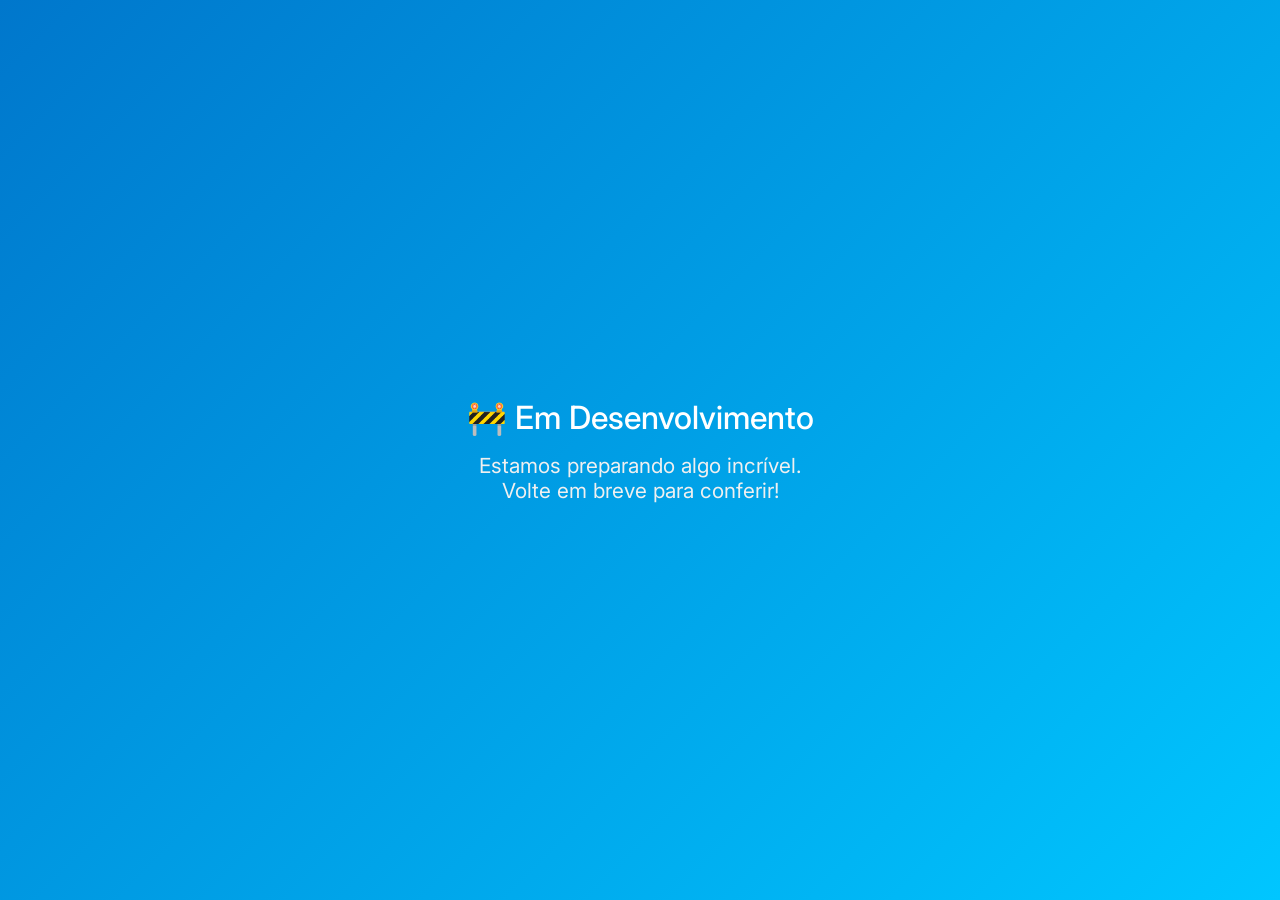
<file: blog/index.html>
<!DOCTYPE html>
<html lang="pt-br">
<head>
  <meta charset="UTF-8" />
  <meta name="viewport" content="width=device-width, initial-scale=1.0" />
  <title>Em Desenvolvimento</title>
  <link rel="icon" type="image/png" href="ebooks/src/person.png">
  <link href="https://fonts.googleapis.com/css2?family=Inter:wght@500&display=swap" rel="stylesheet">
  <style>
    * {
      margin: 0;
      padding: 0;
      box-sizing: border-box;
    }

    body {
      font-family: 'Inter', sans-serif;
      height: 100vh;
      background: linear-gradient(135deg, #0077cc, #00c6ff);
      color: #fff;
      display: flex;
      align-items: center;
      justify-content: center;
      text-align: center;
      overflow: hidden;
    }

    .container {
      animation: fadeIn 1.2s ease-out;
      max-width: 600px;
      padding: 2rem;
    }

    h1 {
      font-size: 2rem;
      margin-bottom: 1rem;
      font-weight: 500;
      animation: pulse 2s infinite;
    }

    p {
      font-size: 1.3rem;
      color: #f0f0f0;
      opacity: 0.9;
    }

    @keyframes fadeIn {
      from { opacity: 0; transform: translateY(20px); }
      to { opacity: 1; transform: translateY(0); }
    }

    @keyframes pulse {
      0% { transform: scale(1); }
      50% { transform: scale(1.05); }
      100% { transform: scale(1); }
    }

    @media (max-width: 600px) {
      h1 { font-size: 2.2rem; }
      p { font-size: 1.1rem; }
    }
  </style>
</head>
<body>
  <div class="container">
    <h1 id="title">🚧 Em Desenvolvimento</h1>
    <p id="subtitle">Estamos preparando algo incrível.<br>Volte em breve para conferir!</p>
  </div>

  <script>
    // Animação de entrada suave
    window.addEventListener('load', () => {
      document.getElementById('title').style.opacity = 1;
      document.getElementById('subtitle').style.opacity = 1;
    });
  </script>
</body>
</html>
</file>
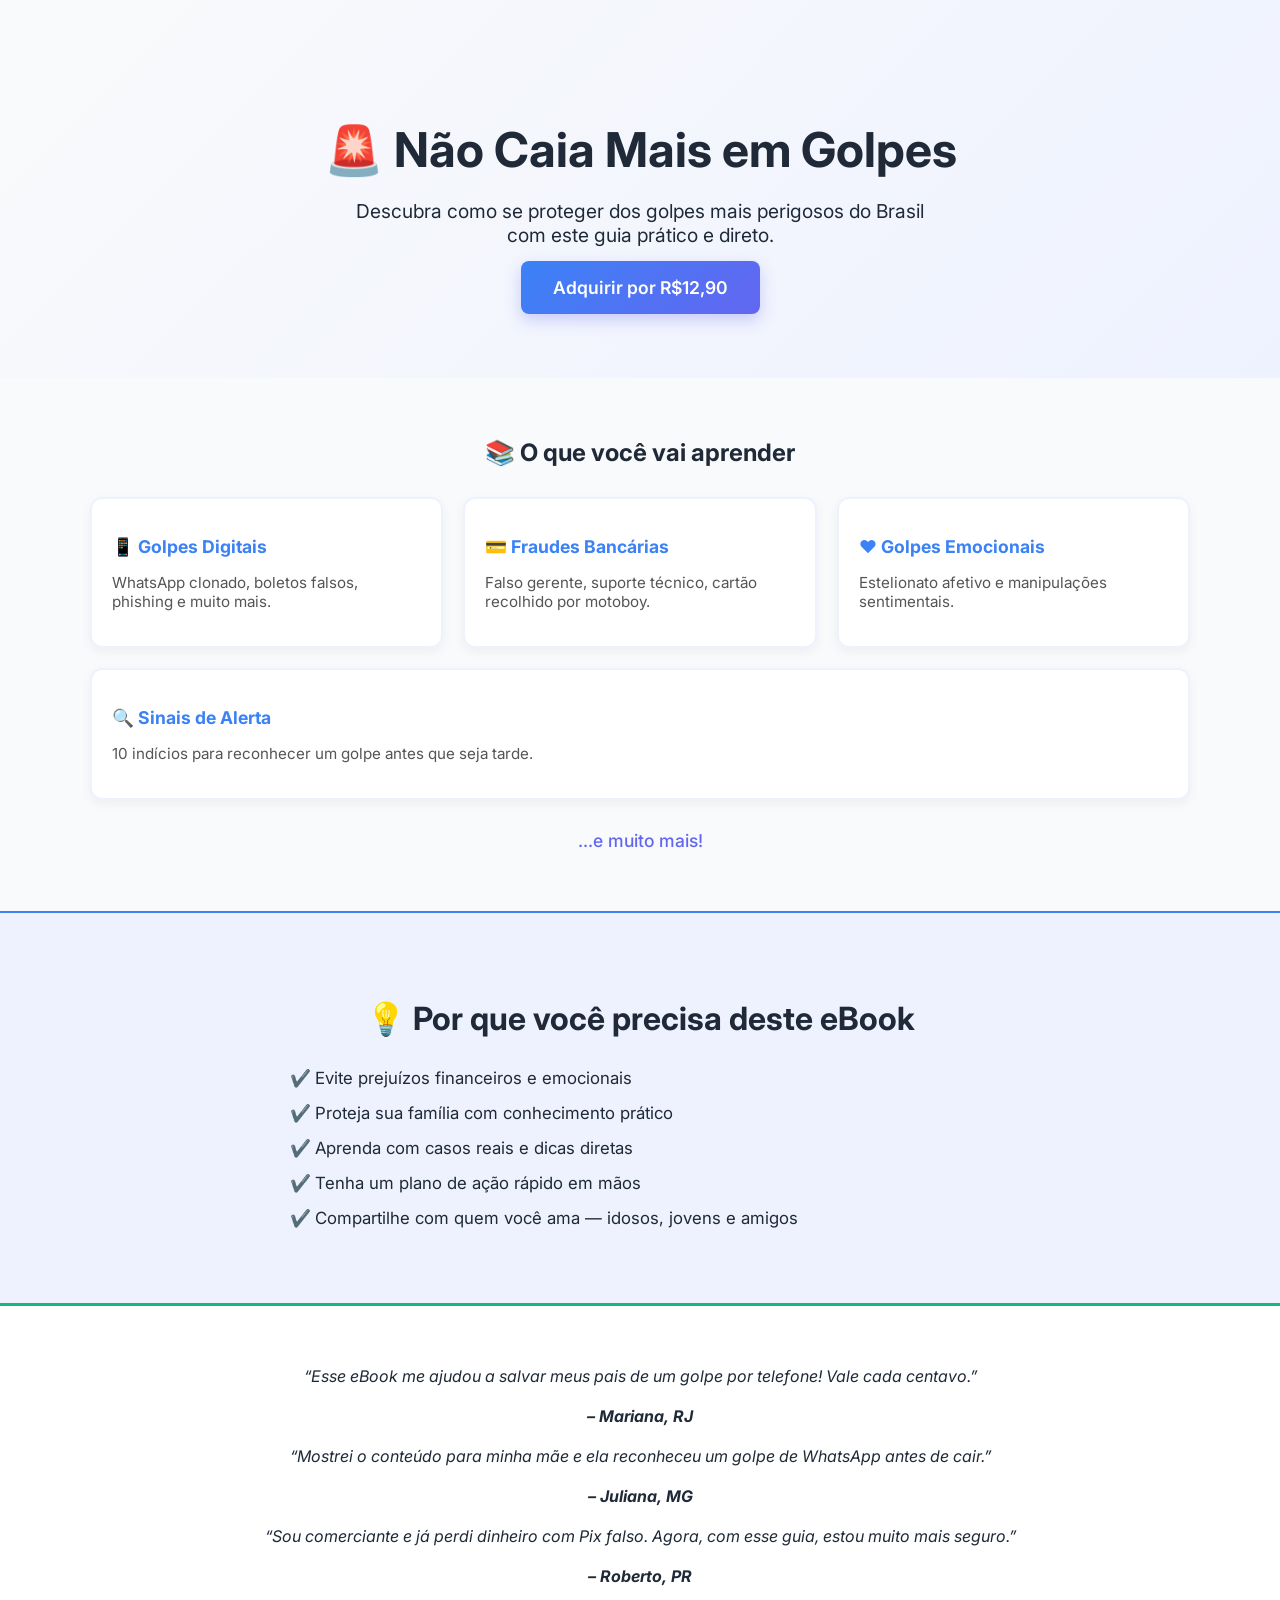
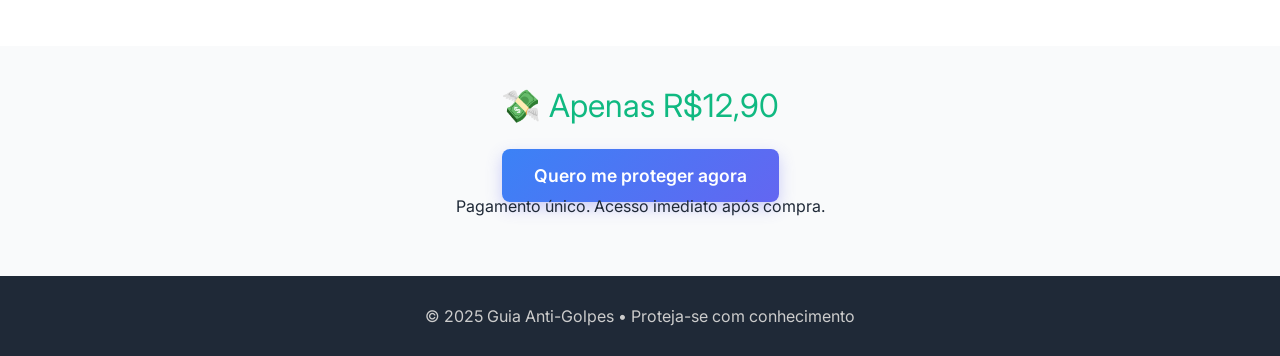
<file: ebooks(Integrar)/redeantigolpe/index.html>
<!DOCTYPE html>
<html lang="pt-br">
<head>
  <meta charset="UTF-8" />
  <meta name="viewport" content="width=device-width, initial-scale=1.0"/>
  <title>Guia Anti-Golpes • Proteja-se com Conhecimento</title>
  <link rel="icon" type="image/png" href="ebooks/redeantigolpe/src/person.png">
  <link href="https://fonts.googleapis.com/css2?family=Inter:wght@400;600;700&display=swap" rel="stylesheet">
  <style>
    :root {
      --primary: #3b82f6;
      --secondary: #6366f1;
      --accent: #10b981;
      --text: #1f2937;
      --bg-light: #f9fafb;
      --bg-dark: #eef2ff;
    }

    body {
      margin: 0;
      font-family: 'Inter', sans-serif;
      background: var(--bg-light);
      color: var(--text);
    }

    .hero {
      background: linear-gradient(135deg, var(--bg-light), var(--bg-dark));
      padding: 80px 20px;
      text-align: center;
    }

    .hero h1 {
      font-size: 3em;
      font-weight: 700;
      margin-bottom: 20px;
    }

    .hero p {
      font-size: 1.2em;
      max-width: 600px;
      margin: 0 auto 30px;
    }

    .btn-buy {
      background: linear-gradient(135deg, var(--primary), var(--secondary));
      color: #fff;
      padding: 16px 32px;
      font-size: 1.1em;
      font-weight: 600;
      border: none;
      border-radius: 8px;
      cursor: pointer;
      text-decoration: none;
      box-shadow: 0 6px 16px rgba(99, 102, 241, 0.3);
      transition: transform 0.3s ease, box-shadow 0.3s ease;
    }

    .btn-buy:hover {
      transform: scale(1.05);
      box-shadow: 0 8px 20px rgba(99, 102, 241, 0.4);
    }

    .section {
      max-width: 1100px;
      margin: 60px auto;
      padding: 0 20px;
    }

    .features {
      display: flex;
      justify-content: space-between;
      gap: 20px;
      flex-wrap: wrap;
    }

    .feature {
      flex: 1 1 calc(25% - 20px);
      background: #fff;
      border: 2px solid var(--bg-dark);
      border-radius: 12px;
      padding: 20px;
      box-shadow: 0 4px 12px rgba(0,0,0,0.05);
      transition: transform 0.3s ease;
    }

    .feature:hover {
      transform: translateY(-5px);
    }

    .feature h3 {
      font-size: 1.1em;
      margin-bottom: 10px;
      color: var(--primary);
    }

    .feature p {
      font-size: 0.95em;
      color: #555;
    }

    .more {
      text-align: center;
      font-size: 1.1em;
      margin-top: 30px;
      font-weight: 500;
      color: var(--secondary);
    }

    .benefits {
      background: var(--bg-dark);
      padding: 60px 20px;
      border-top: 2px solid var(--primary);
    }

    .benefits h2 {
      text-align: center;
      margin-bottom: 30px;
      font-size: 2em;
    }

    .benefits ul {
      list-style: none;
      padding: 0;
      max-width: 700px;
      margin: 0 auto;
    }

    .benefits li {
      margin-bottom: 15px;
      font-size: 1.05em;
      padding-left: 25px;
      position: relative;
    }

    .benefits li::before {
      content: "✔️";
      position: absolute;
      left: 0;
      top: 0;
    }

    .testimonial {
      background: #fff;
      padding: 60px 20px;
      border-top: 3px solid var(--accent);
      font-style: italic;
      text-align: center;
    }

    .price {
      text-align: center;
      font-size: 2em;
      margin: 40px 0;
      color: var(--accent);
    }

    .cta {
      text-align: center;
      margin-bottom: 60px;
    }

    .footer {
      background: var(--text);
      color: #ccc;
      text-align: center;
      padding: 30px 20px;
    }

    @media screen and (max-width: 768px) {
      .feature {
        flex: 1 1 100%;
      }
      .hero h1 { font-size: 2.2em; }
      .hero p { font-size: 1em; }
    }
  </style>
</head>
<body>

  <section class="hero">
    <h1>🚨 Não Caia Mais em Golpes</h1>
    <p>Descubra como se proteger dos golpes mais perigosos do Brasil com este guia prático e direto.</p>
    <a href="payment.html" class="btn-buy">Adquirir por R$12,90</a>
  </section>

  <section class="section">
    <h2 style="text-align:center; margin-bottom:30px;">📚 O que você vai aprender</h2>
    <div class="features">
      <div class="feature">
        <h3>📱 Golpes Digitais</h3>
        <p>WhatsApp clonado, boletos falsos, phishing e muito mais.</p>
      </div>
      <div class="feature">
        <h3>💳 Fraudes Bancárias</h3>
        <p>Falso gerente, suporte técnico, cartão recolhido por motoboy.</p>
      </div>
      <div class="feature">
        <h3>❤️ Golpes Emocionais</h3>
        <p>Estelionato afetivo e manipulações sentimentais.</p>
      </div>
      <div class="feature">
        <h3>🔍 Sinais de Alerta</h3>
        <p>10 indícios para reconhecer um golpe antes que seja tarde.</p>
      </div>
    </div>
    <div class="more">...e muito mais!</div>
  </section>

  <section class="benefits">
    <h2>💡 Por que você precisa deste eBook</h2>
    <ul>
      <li>Evite prejuízos financeiros e emocionais</li>
      <li>Proteja sua família com conhecimento prático</li>
      <li>Aprenda com casos reais e dicas diretas</li>
      <li>Tenha um plano de ação rápido em mãos</li>
      <li>Compartilhe com quem você ama — idosos, jovens e amigos</li>
    </ul>
  </section>

  <section class="testimonial">
    “Esse eBook me ajudou a salvar meus pais de um golpe por telefone! Vale cada centavo.”
    <br><br><strong>– Mariana, RJ</strong><br><br>
    “Mostrei o conteúdo para minha mãe e ela reconheceu um golpe de WhatsApp antes de cair.”
    <br><br><strong>– Juliana, MG</strong><br><br>
    “Sou comerciante e já perdi dinheiro com Pix falso. Agora, com esse guia, estou muito mais seguro.”
    <br><br><strong>– Roberto, PR</strong>
  </section>

  <div class="price">💸 Apenas R$12,90</div>

  <div class="cta">
    <a href="payment.html" class="btn-buy">Quero me proteger agora</a>
    <p style="margin-top:10px;">Pagamento único. Acesso imediato após compra.</p>
  </div>

  <footer class="footer">
    &copy; 2025 Guia Anti-Golpes • Proteja-se com conhecimento
  </footer>

</body>
</html>
</file>
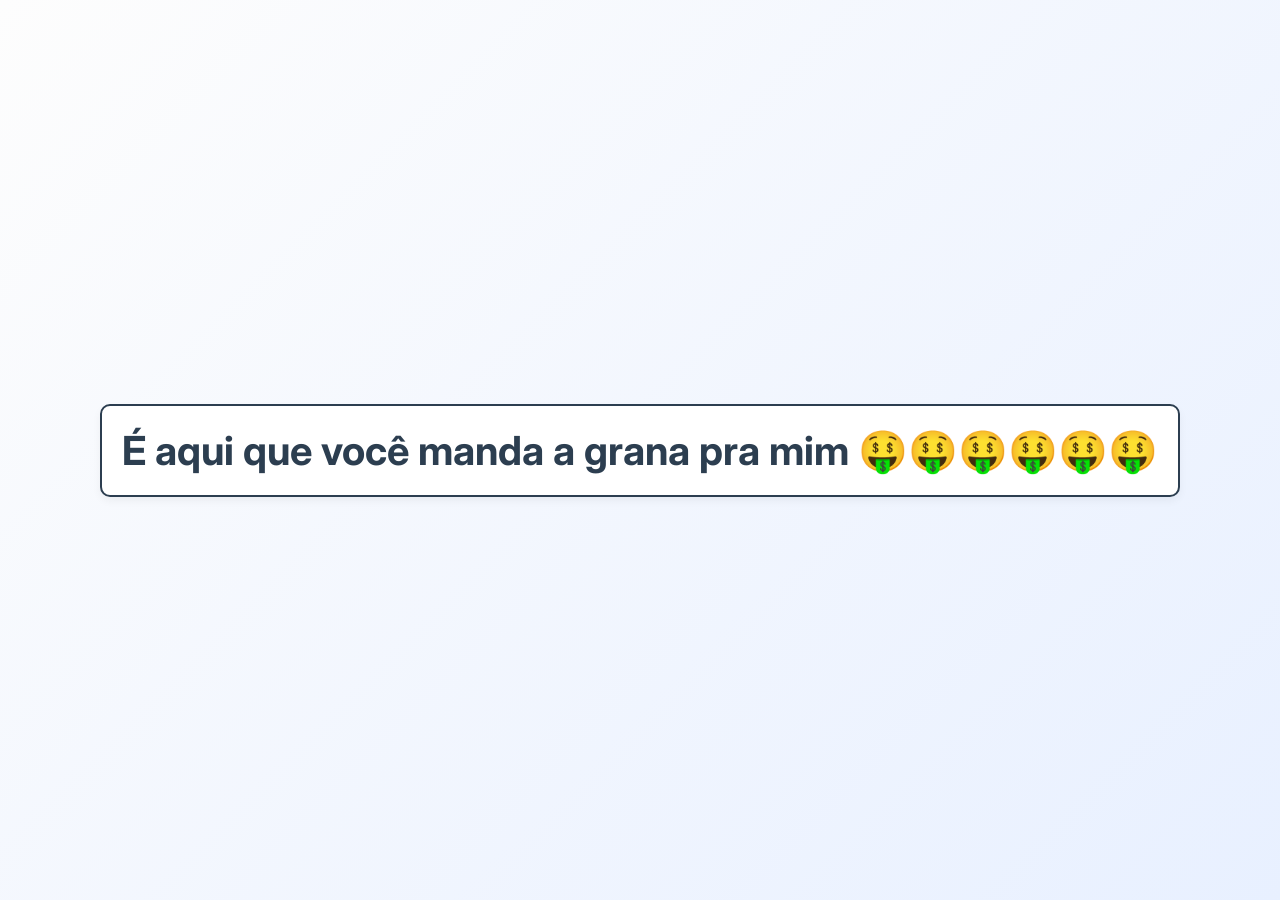
<file: ebooks(Integrar)/redeantigolpe/payment/index.html>
<!DOCTYPE html>
<html lang="pt-br">
<head>
  <meta charset="UTF-8" />
  <meta name="viewport" content="width=device-width, initial-scale=1.0"/>
  <title>Pague Aqui</title>
  <link href="https://fonts.googleapis.com/css2?family=Inter:wght@500&display=swap" rel="stylesheet">
  <style>
    body {
      margin: 0;
      padding: 0;
      font-family: 'Inter', sans-serif;
      background: linear-gradient(135deg, #fdfdfd, #e8f0ff);
      display: flex;
      align-items: center;
      justify-content: center;
      height: 100vh;
      color: #2c3e50;
    }
    h1 {
      font-size: 2.5em;
      text-align: center;
      padding: 20px;
      border: 2px solid #2c3e50;
      border-radius: 10px;
      background-color: #ffffff;
      box-shadow: 0 4px 8px rgba(0,0,0,0.05);
    }
  </style>
</head>
<body>
  <h1>É aqui que você manda a grana pra mim 🤑🤑🤑🤑🤑🤑</h1>
</body>
</html>
</file>
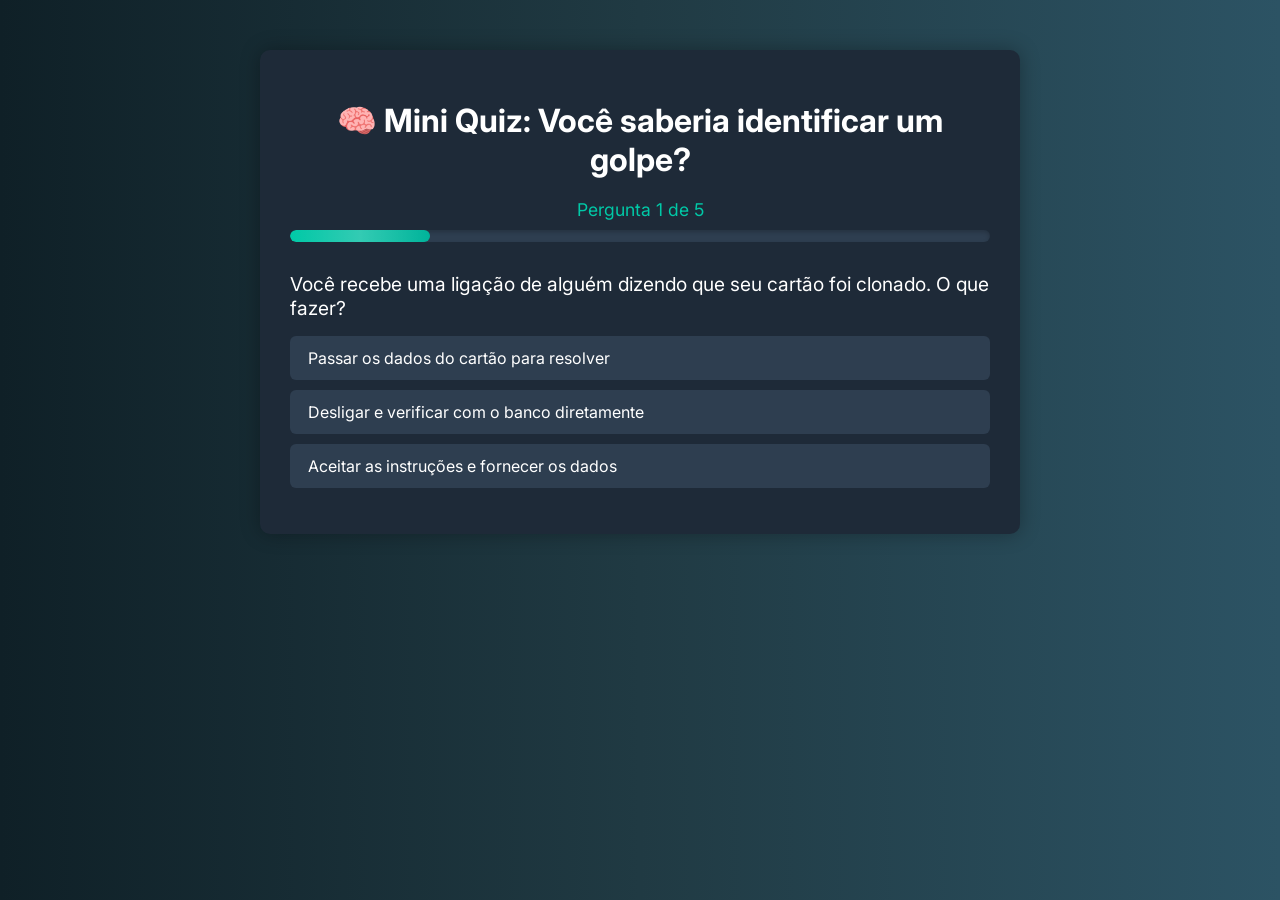
<file: ebooks(Integrar)/redeantigolpe/quiz/index.html>
<!DOCTYPE html>
<html lang="pt-br">
<head>
  <meta charset="UTF-8" />
  <meta name="viewport" content="width=device-width, initial-scale=1.0"/>
  <title>Mini Quiz: Você saberia identificar um golpe?</title>
  <link rel="icon" type="image/png" href="ebooks/redeantigolpe/src/person.png">
  <link href="https://fonts.googleapis.com/css2?family=Inter:wght@400;600&display=swap" rel="stylesheet">
  <style>
    body {
      font-family: 'Inter', sans-serif;
      background: linear-gradient(to right, #0f2027, #203a43, #2c5364);
      color: #fff;
      margin: 0;
      padding: 0;
    }
    .container {
      max-width: 700px;
      margin: 50px auto;
      background: #1e2a38;
      padding: 30px;
      border-radius: 10px;
      box-shadow: 0 0 20px rgba(0,0,0,0.3);
    }
    h1 {
      text-align: center;
      margin-bottom: 20px;
    }
    .question {
      font-size: 1.2em;
      margin-bottom: 15px;
    }
    .options {
      list-style: none;
      padding: 0;
    }
    .options li {
      background: #2e3e50;
      margin: 10px 0;
      padding: 12px 18px;
      border-radius: 6px;
      cursor: pointer;
      transition: background 0.3s;
    }
    .options li:hover {
      background: #3e5670;
    }
    .btn {
      background: #00c9a7;
      color: #fff;
      border: none;
      padding: 12px 20px;
      font-size: 1em;
      border-radius: 6px;
      cursor: pointer;
      margin-top: 20px;
      display: block;
    }
    .btn:hover {
      background: #00b39a;
    }
    .result {
      text-align: center;
      font-size: 1.3em;
      margin-top: 30px;
    }
    .dica {
      background: #2c3e50;
      padding: 15px;
      border-radius: 8px;
      margin-top: 20px;
    }
    .progress-container {
      margin-bottom: 30px;
    }
    .progress-text {
      text-align: center;
      margin-bottom: 10px;
      font-size: 1.1em;
      color: #00c9a7;
    }
    .progress-bar {
      width: 100%;
      height: 12px;
      background: #2e3e50;
      border-radius: 6px;
      overflow: hidden;
      box-shadow: inset 0 2px 4px rgba(0,0,0,0.2);
    }
    .progress-fill {
      height: 100%;
      background: linear-gradient(90deg, #00c9a7, #00b39a);
      border-radius: 6px;
      transition: width 0.5s ease;
      position: relative;
    }
    .progress-fill::after {
      content: '';
      position: absolute;
      top: 0;
      left: 0;
      right: 0;
      bottom: 0;
      background: linear-gradient(90deg, transparent, rgba(255,255,255,0.2), transparent);
      animation: shimmer 2s infinite;
    }
    @keyframes shimmer {
      0% { transform: translateX(-100%); }
      100% { transform: translateX(100%); }
    }
  </style>
</head>
<body>
  <div class="container">
    <h1>🧠 Mini Quiz: Você saberia identificar um golpe?</h1>
    <div id="quiz">
      <div class="progress-container" id="progressContainer" style="display:none;">
        <div class="progress-text" id="progressText">Pergunta 1 de 5</div>
        <div class="progress-bar">
          <div class="progress-fill" id="progressFill" style="width: 20%;"></div>
        </div>
      </div>
      <div class="question" id="questionText"></div>
      <ul class="options" id="optionsList"></ul>
      <button class="btn" id="nextBtn" style="display:none;">Próxima</button>
    </div>
    <div class="result" id="result" style="display:none;"></div>
    <div class="dica" id="dica" style="display:none;"></div>
    <button class="btn" id="restartBtn" style="display:none;">Refazer Teste</button>
  </div>

  <script>
    let todasPerguntas = [];
    let perguntasSelecionadas = [];
    let pontuacao = 0;
    let perguntaAtual = 0;

    const questionText = document.getElementById("questionText");
    const optionsList = document.getElementById("optionsList");
    const nextBtn = document.getElementById("nextBtn");
    const result = document.getElementById("result");
    const dica = document.getElementById("dica");
    const restartBtn = document.getElementById("restartBtn");
    const progressContainer = document.getElementById("progressContainer");
    const progressText = document.getElementById("progressText");
    const progressFill = document.getElementById("progressFill");

    async function carregarPerguntas() {
      try {
        const response = await fetch("quiz_questions.json");
        const data = await response.json();
        todasPerguntas = data;
        iniciarQuiz();
      } catch (error) {
        questionText.textContent = "Erro ao carregar perguntas.";
        console.error(error);
      }
    }

    function embaralhar(array) {
      for (let i = array.length - 1; i > 0; i--) {
        const j = Math.floor(Math.random() * (i + 1));
        [array[i], array[j]] = [array[j], array[i]];
      }
    }

    function iniciarQuiz() {
      pontuacao = 0;
      perguntaAtual = 0;
      result.style.display = "none";
      dica.style.display = "none";
      restartBtn.style.display = "none";
      document.getElementById("quiz").style.display = "block";
      progressContainer.style.display = "block";

      embaralhar(todasPerguntas);
      perguntasSelecionadas = todasPerguntas.slice(0, 5);
      atualizarProgresso();
      mostrarPergunta();
    }

    function mostrarPergunta() {
      const pergunta = perguntasSelecionadas[perguntaAtual];
      questionText.textContent = pergunta.question;
      optionsList.innerHTML = "";
      nextBtn.style.display = "none";

      pergunta.options.forEach((opcao, index) => {
        const li = document.createElement("li");
        li.textContent = opcao;
        li.onclick = () => verificarResposta(index, li);
        optionsList.appendChild(li);
      });
    }

    function atualizarProgresso() {
      const atual = perguntaAtual + 1;
      const total = perguntasSelecionadas.length;
      const porcentagem = (atual / total) * 100;

      progressText.textContent = `Pergunta ${atual} de ${total}`;
      progressFill.style.width = `${porcentagem}%`;
    }

    function verificarResposta(indice, elemento) {
      const opcoes = optionsList.querySelectorAll("li");
      opcoes.forEach(li => li.style.pointerEvents = "none");

      if (indice === perguntasSelecionadas[perguntaAtual].answer) {
        elemento.style.background = "#28a745";
        pontuacao++;
      } else {
        elemento.style.background = "#dc3545";
        opcoes[perguntasSelecionadas[perguntaAtual].answer].style.background = "#28a745";
      }

      nextBtn.style.display = "block";
    }

    nextBtn.onclick = () => {
      perguntaAtual++;
      if (perguntaAtual < perguntasSelecionadas.length) {
        atualizarProgresso();
        mostrarPergunta();
      } else {
        mostrarResultado();
      }
    };

    restartBtn.onclick = iniciarQuiz;

    function mostrarResultado() {
      document.getElementById("quiz").style.display = "none";
      progressContainer.style.display = "none";
      result.style.display = "block";
      dica.style.display = "block";
      restartBtn.style.display = "block";

      const porcentagemAcerto = (pontuacao / perguntasSelecionadas.length) * 100;

      let nivel, emoji, estatistica, mensagem, cor;

      if (pontuacao === 5) {
        nivel = "Especialista em Segurança";
        emoji = "🏆";
        estatistica = "apenas 8% das pessoas";
        mensagem = "Incrível! Você está no topo dos mais preparados para evitar golpes. Seu conhecimento é excepcional e você faz parte de uma elite de pessoas conscientes sobre segurança digital.";
        cor = "#FFD700";
      } else if (pontuacao === 4) {
        nivel = "Guardião Experiente";
        emoji = "🛡️";
        estatistica = "apenas 25% das pessoas";
        mensagem = "Excelente! Você tem um conhecimento sólido sobre golpes e está muito bem preparado. Continue atento aos detalhes para se tornar um especialista.";
        cor = "#00c9a7";
      } else if (pontuacao === 3) {
        nivel = "Detetive em Treinamento";
        emoji = "🕵️";
        estatistica = "cerca de 40% das pessoas";
        mensagem = "Bom trabalho! Você já conhece os principais sinais de golpes, mas ainda há espaço para melhorar. Estude mais sobre os métodos mais sutis dos golpistas.";
        cor = "#17a2b8";
      } else if (pontuacao === 2) {
        nivel = "Aprendiz Consciente";
        emoji = "📚";
        estatistica = "aproximadamente 60% das pessoas";
        mensagem = "Você está começando a desenvolver sua consciência sobre golpes. É importante estudar mais e ficar atento aos sinais de alerta no dia a dia.";
        cor = "#ffc107";
      } else if (pontuacao === 1) {
        nivel = "Iniciante Vulnerável";
        emoji = "⚠️";
        estatistica = "cerca de 80% das pessoas";
        mensagem = "Atenção! Você precisa urgentemente aprender mais sobre golpes. Leia nosso material com cuidado e compartilhe com familiares para se protegerem juntos.";
        cor = "#fd7e14";
      } else {
        nivel = "Alvo Fácil";
        emoji = "🚨";
        estatistica = "90% das pessoas";
        mensagem = "Cuidado máximo! Você está muito vulnerável a golpes. É essencial que estude nosso material e busque orientação para se proteger. Não navegue sozinho!";
        cor = "#dc3545";
      }

      result.innerHTML = `
        <div style="color: ${cor}; font-size: 1.1em; margin-bottom: 15px;">
          ${emoji} <strong>${nivel}</strong>
        </div>
        <div style="font-size: 1.4em; margin-bottom: 10px;">
          ${pontuacao}/5 acertos (${porcentagemAcerto}%)
        </div>
        <div style="font-size: 0.9em; color: #00c9a7; margin-bottom: 20px;">
          Você está no mesmo nível que ${estatistica} conseguem alcançar
        </div>
      `;

      dica.innerHTML = `
        <div style="line-height: 1.6;">
          ${mensagem}
        </div>
        <div style="margin-top: 15px; padding-top: 15px; border-top: 1px solid #3e5670; font-size: 0.9em; color: #a0a9b8;">
          💡 <strong>Dica:</strong> ${pontuacao >= 4 ? 'Compartilhe este quiz com amigos e familiares!' : 'Leia nosso eBook com dicas valiosas para aprender mais sobre proteção contra golpes.'}
        </div>
      `;
    }

    carregarPerguntas();
  </script>
</body>
</html>
</file>
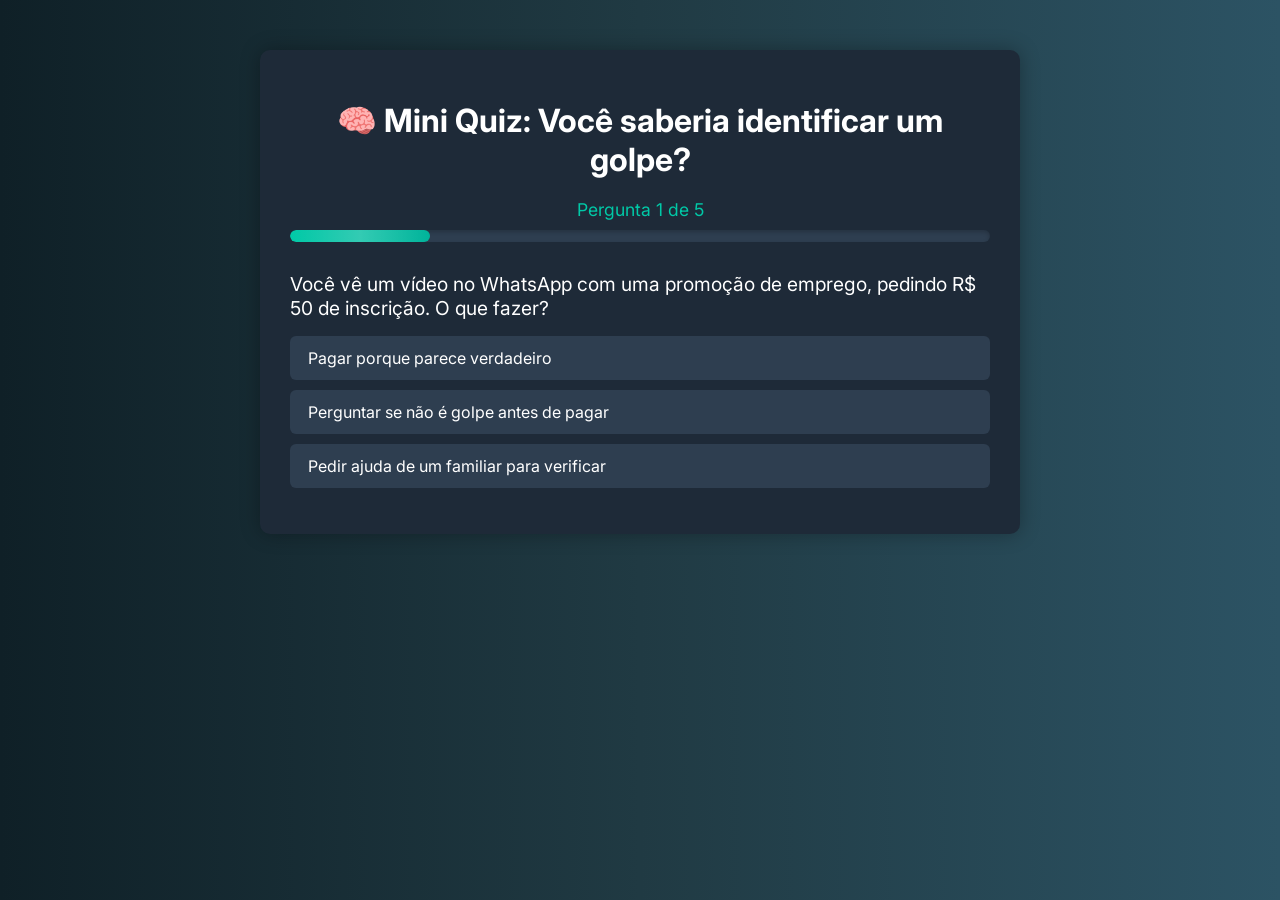
<file: ebooks/redeantigolpe/quizgolpes/index.html>
<!DOCTYPE html>
<html lang="pt-br">
<head>
  <meta charset="UTF-8" />
  <meta name="viewport" content="width=device-width, initial-scale=1.0"/>
  <title>Mini Quiz: Você saberia identificar um golpe?</title>
  <link rel="icon" type="image/png" href="ebooks/redeantigolpe/src/favicon.png">
  <link href="https://fonts.googleapis.com/css2?family=Inter:wght@400;600&display=swap" rel="stylesheet">
  <style>
    body {
      font-family: 'Inter', sans-serif;
      background: linear-gradient(to right, #0f2027, #203a43, #2c5364);
      color: #fff;
      margin: 0;
      padding: 0;
    }
    .container {
      max-width: 700px;
      margin: 50px auto;
      background: #1e2a38;
      padding: 30px;
      border-radius: 10px;
      box-shadow: 0 0 20px rgba(0,0,0,0.3);
    }
    h1 {
      text-align: center;
      margin-bottom: 20px;
    }
    .question {
      font-size: 1.2em;
      margin-bottom: 15px;
    }
    .options {
      list-style: none;
      padding: 0;
    }
    .options li {
      background: #2e3e50;
      margin: 10px 0;
      padding: 12px 18px;
      border-radius: 6px;
      cursor: pointer;
      transition: background 0.3s;
    }
    .options li:hover {
      background: #3e5670;
    }
    .btn {
      background: #00c9a7;
      color: #fff;
      border: none;
      padding: 12px 20px;
      font-size: 1em;
      border-radius: 6px;
      cursor: pointer;
      margin-top: 20px;
      display: block;
    }
    .btn:hover {
      background: #00b39a;
    }
    .result {
      text-align: center;
      font-size: 1.3em;
      margin-top: 30px;
    }
    .dica {
      background: #2c3e50;
      padding: 15px;
      border-radius: 8px;
      margin-top: 20px;
    }
    .progress-container {
      margin-bottom: 30px;
    }
    .progress-text {
      text-align: center;
      margin-bottom: 10px;
      font-size: 1.1em;
      color: #00c9a7;
    }
    .progress-bar {
      width: 100%;
      height: 12px;
      background: #2e3e50;
      border-radius: 6px;
      overflow: hidden;
      box-shadow: inset 0 2px 4px rgba(0,0,0,0.2);
    }
    .progress-fill {
      height: 100%;
      background: linear-gradient(90deg, #00c9a7, #00b39a);
      border-radius: 6px;
      transition: width 0.5s ease;
      position: relative;
    }
    .progress-fill::after {
      content: '';
      position: absolute;
      top: 0;
      left: 0;
      right: 0;
      bottom: 0;
      background: linear-gradient(90deg, transparent, rgba(255,255,255,0.2), transparent);
      animation: shimmer 2s infinite;
    }
    @keyframes shimmer {
      0% { transform: translateX(-100%); }
      100% { transform: translateX(100%); }
    }
  </style>
</head>
<body>
  <div class="container">
    <h1>🧠 Mini Quiz: Você saberia identificar um golpe?</h1>
    <div id="quiz">
      <div class="progress-container" id="progressContainer" style="display:none;">
        <div class="progress-text" id="progressText">Pergunta 1 de 5</div>
        <div class="progress-bar">
          <div class="progress-fill" id="progressFill" style="width: 20%;"></div>
        </div>
      </div>
      <div class="question" id="questionText"></div>
      <ul class="options" id="optionsList"></ul>
      <button class="btn" id="nextBtn" style="display:none;">Próxima</button>
    </div>
    <div class="result" id="result" style="display:none;"></div>
    <div class="dica" id="dica" style="display:none;"></div>
    <button class="btn" id="restartBtn" style="display:none;">Refazer Teste</button>
  </div>

  <script>
    let todasPerguntas = [];
    let perguntasSelecionadas = [];
    let pontuacao = 0;
    let perguntaAtual = 0;

    const questionText = document.getElementById("questionText");
    const optionsList = document.getElementById("optionsList");
    const nextBtn = document.getElementById("nextBtn");
    const result = document.getElementById("result");
    const dica = document.getElementById("dica");
    const restartBtn = document.getElementById("restartBtn");
    const progressContainer = document.getElementById("progressContainer");
    const progressText = document.getElementById("progressText");
    const progressFill = document.getElementById("progressFill");

    async function carregarPerguntas() {
      try {
        const response = await fetch("quiz_questions.json");
        const data = await response.json();
        todasPerguntas = data;
        iniciarQuiz();
      } catch (error) {
        questionText.textContent = "Erro ao carregar perguntas.";
        console.error(error);
      }
    }

    function embaralhar(array) {
      for (let i = array.length - 1; i > 0; i--) {
        const j = Math.floor(Math.random() * (i + 1));
        [array[i], array[j]] = [array[j], array[i]];
      }
    }

    function iniciarQuiz() {
      pontuacao = 0;
      perguntaAtual = 0;
      result.style.display = "none";
      dica.style.display = "none";
      restartBtn.style.display = "none";
      document.getElementById("quiz").style.display = "block";
      progressContainer.style.display = "block";

      embaralhar(todasPerguntas);
      perguntasSelecionadas = todasPerguntas.slice(0, 5);
      atualizarProgresso();
      mostrarPergunta();
    }

    function mostrarPergunta() {
      const pergunta = perguntasSelecionadas[perguntaAtual];
      questionText.textContent = pergunta.question;
      optionsList.innerHTML = "";
      nextBtn.style.display = "none";

      pergunta.options.forEach((opcao, index) => {
        const li = document.createElement("li");
        li.textContent = opcao;
        li.onclick = () => verificarResposta(index, li);
        optionsList.appendChild(li);
      });
    }

    function atualizarProgresso() {
      const atual = perguntaAtual + 1;
      const total = perguntasSelecionadas.length;
      const porcentagem = (atual / total) * 100;

      progressText.textContent = `Pergunta ${atual} de ${total}`;
      progressFill.style.width = `${porcentagem}%`;
    }

    function verificarResposta(indice, elemento) {
      const opcoes = optionsList.querySelectorAll("li");
      opcoes.forEach(li => li.style.pointerEvents = "none");

      if (indice === perguntasSelecionadas[perguntaAtual].answer) {
        elemento.style.background = "#28a745";
        pontuacao++;
      } else {
        elemento.style.background = "#dc3545";
        opcoes[perguntasSelecionadas[perguntaAtual].answer].style.background = "#28a745";
      }

      nextBtn.style.display = "block";
    }

    nextBtn.onclick = () => {
      perguntaAtual++;
      if (perguntaAtual < perguntasSelecionadas.length) {
        atualizarProgresso();
        mostrarPergunta();
      } else {
        mostrarResultado();
      }
    };

    restartBtn.onclick = iniciarQuiz;

    function mostrarResultado() {
      document.getElementById("quiz").style.display = "none";
      progressContainer.style.display = "none";
      result.style.display = "block";
      dica.style.display = "block";
      restartBtn.style.display = "block";

      const porcentagemAcerto = (pontuacao / perguntasSelecionadas.length) * 100;

      let nivel, emoji, estatistica, mensagem, cor;

      if (pontuacao === 5) {
        nivel = "Especialista em Segurança";
        emoji = "🏆";
        estatistica = "apenas 8% das pessoas";
        mensagem = "Incrível! Você está no topo dos mais preparados para evitar golpes. Seu conhecimento é excepcional e você faz parte de uma elite de pessoas conscientes sobre segurança digital.";
        cor = "#FFD700";
      } else if (pontuacao === 4) {
        nivel = "Guardião Experiente";
        emoji = "🛡️";
        estatistica = "apenas 25% das pessoas";
        mensagem = "Excelente! Você tem um conhecimento sólido sobre golpes e está muito bem preparado. Continue atento aos detalhes para se tornar um especialista.";
        cor = "#00c9a7";
      } else if (pontuacao === 3) {
        nivel = "Detetive em Treinamento";
        emoji = "🕵️";
        estatistica = "cerca de 40% das pessoas";
        mensagem = "Bom trabalho! Você já conhece os principais sinais de golpes, mas ainda há espaço para melhorar. Estude mais sobre os métodos mais sutis dos golpistas.";
        cor = "#17a2b8";
      } else if (pontuacao === 2) {
        nivel = "Aprendiz Consciente";
        emoji = "📚";
        estatistica = "aproximadamente 60% das pessoas";
        mensagem = "Você está começando a desenvolver sua consciência sobre golpes. É importante estudar mais e ficar atento aos sinais de alerta no dia a dia.";
        cor = "#ffc107";
      } else if (pontuacao === 1) {
        nivel = "Iniciante Vulnerável";
        emoji = "⚠️";
        estatistica = "cerca de 80% das pessoas";
        mensagem = "Atenção! Você precisa urgentemente aprender mais sobre golpes. Leia nosso material com cuidado e compartilhe com familiares para se protegerem juntos.";
        cor = "#fd7e14";
      } else {
        nivel = "Alvo Fácil";
        emoji = "🚨";
        estatistica = "90% das pessoas";
        mensagem = "Cuidado máximo! Você está muito vulnerável a golpes. É essencial que estude nosso material e busque orientação para se proteger. Não navegue sozinho!";
        cor = "#dc3545";
      }

      result.innerHTML = `
        <div style="color: ${cor}; font-size: 1.1em; margin-bottom: 15px;">
          ${emoji} <strong>${nivel}</strong>
        </div>
        <div style="font-size: 1.4em; margin-bottom: 10px;">
          ${pontuacao}/5 acertos (${porcentagemAcerto}%)
        </div>
        <div style="font-size: 0.9em; color: #00c9a7; margin-bottom: 20px;">
          Você está no mesmo nível que ${estatistica} conseguem alcançar
        </div>
      `;

      dica.innerHTML = `
        <div style="line-height: 1.6;">
          ${mensagem}
        </div>
        <div style="margin-top: 15px; padding-top: 15px; border-top: 1px solid #3e5670; font-size: 0.9em; color: #a0a9b8;">
          💡 <strong>Dica:</strong> ${pontuacao >= 4 ? 'Compartilhe este quiz com amigos e familiares!' : 'Leia nosso eBook com dicas valiosas para aprender mais sobre proteção contra golpes.'}
        </div>
      `;
    }

    carregarPerguntas();
  </script>
</body>
</html>
</file>
